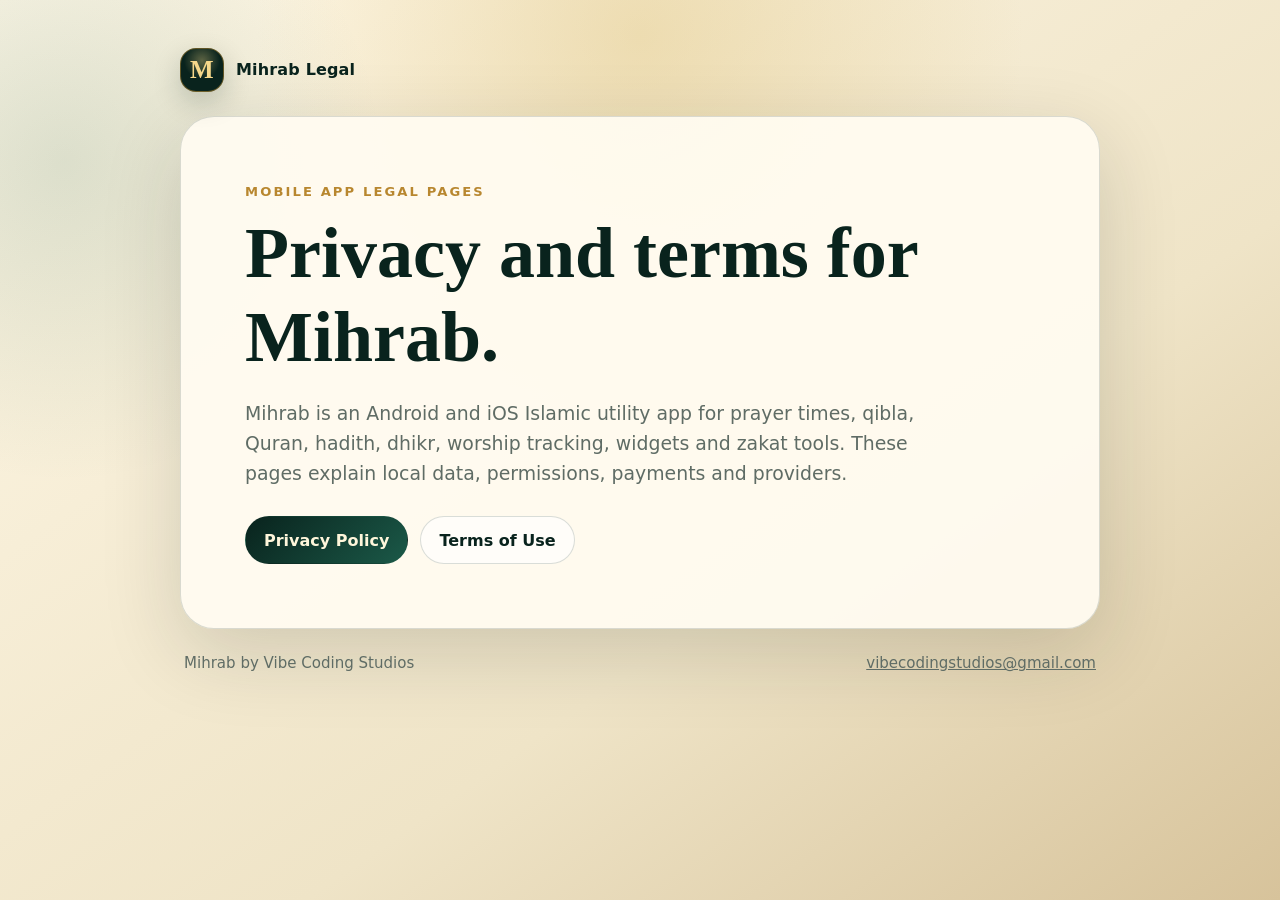
<file: index.html>
<!doctype html>
<html lang="en">
  <head>
    <meta charset="utf-8" />
    <meta name="viewport" content="width=device-width, initial-scale=1" />
    <meta
      name="description"
      content="Privacy Policy and Terms of Use for the Mihrab mobile application."
    />
    <title>Mihrab Legal</title>
    <link rel="stylesheet" href="./styles.css" />
  </head>
  <body>
    <main class="shell">
      <a class="brand" href="./">
        <span class="mark" aria-hidden="true">M</span>
        <span>Mihrab Legal</span>
      </a>

      <section class="card hero">
        <p class="eyebrow">Mobile app legal pages</p>
        <h1>Privacy and terms for Mihrab.</h1>
        <p class="lead">
          Mihrab is an Android and iOS Islamic utility app for prayer times,
          qibla, Quran, hadith, dhikr, worship tracking, widgets and zakat tools.
          These pages explain local data, permissions, payments and providers.
        </p>
        <div class="actions">
          <a class="button primary" href="./privacy/">Privacy Policy</a>
          <a class="button" href="./terms/">Terms of Use</a>
        </div>
      </section>

      <footer class="footer">
        <p>Mihrab by Vibe Coding Studios</p>
        <p><a href="mailto:vibecodingstudios@gmail.com">vibecodingstudios@gmail.com</a></p>
      </footer>
    </main>
  </body>
</html>
</file>
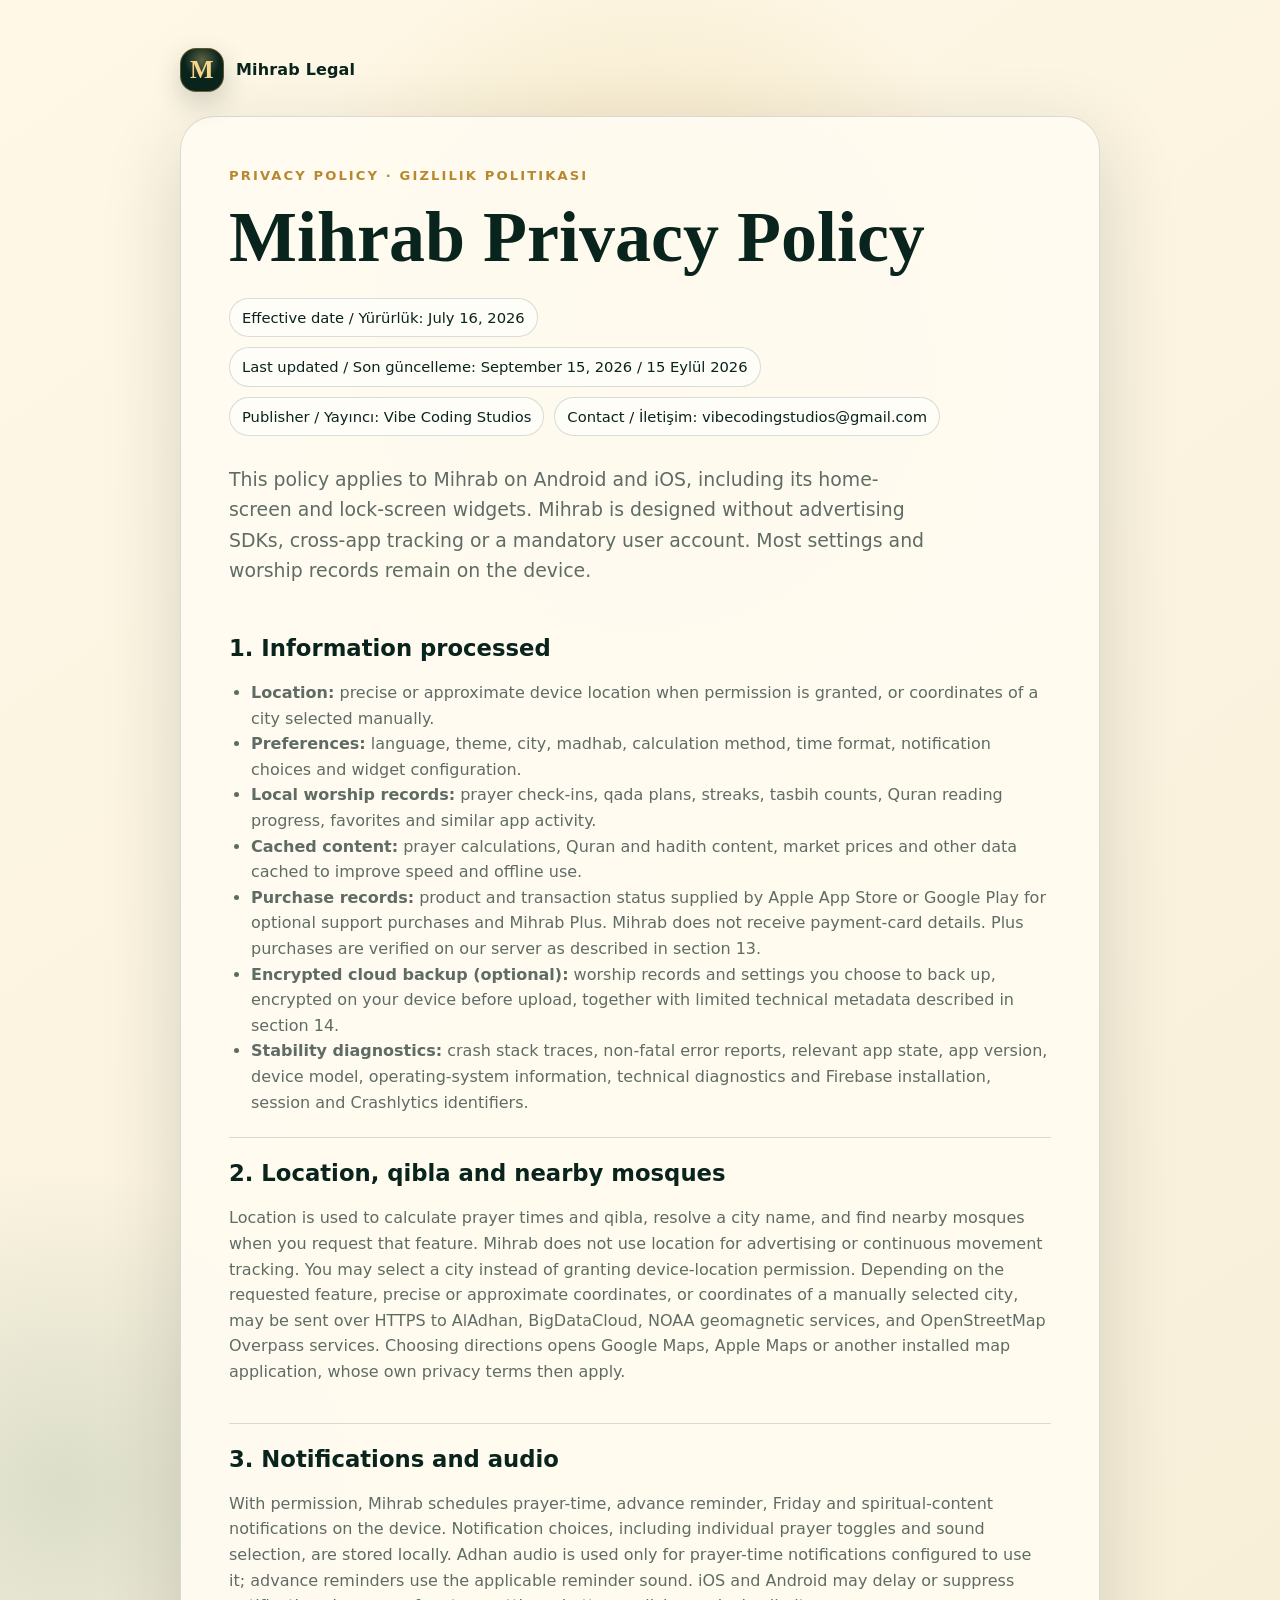
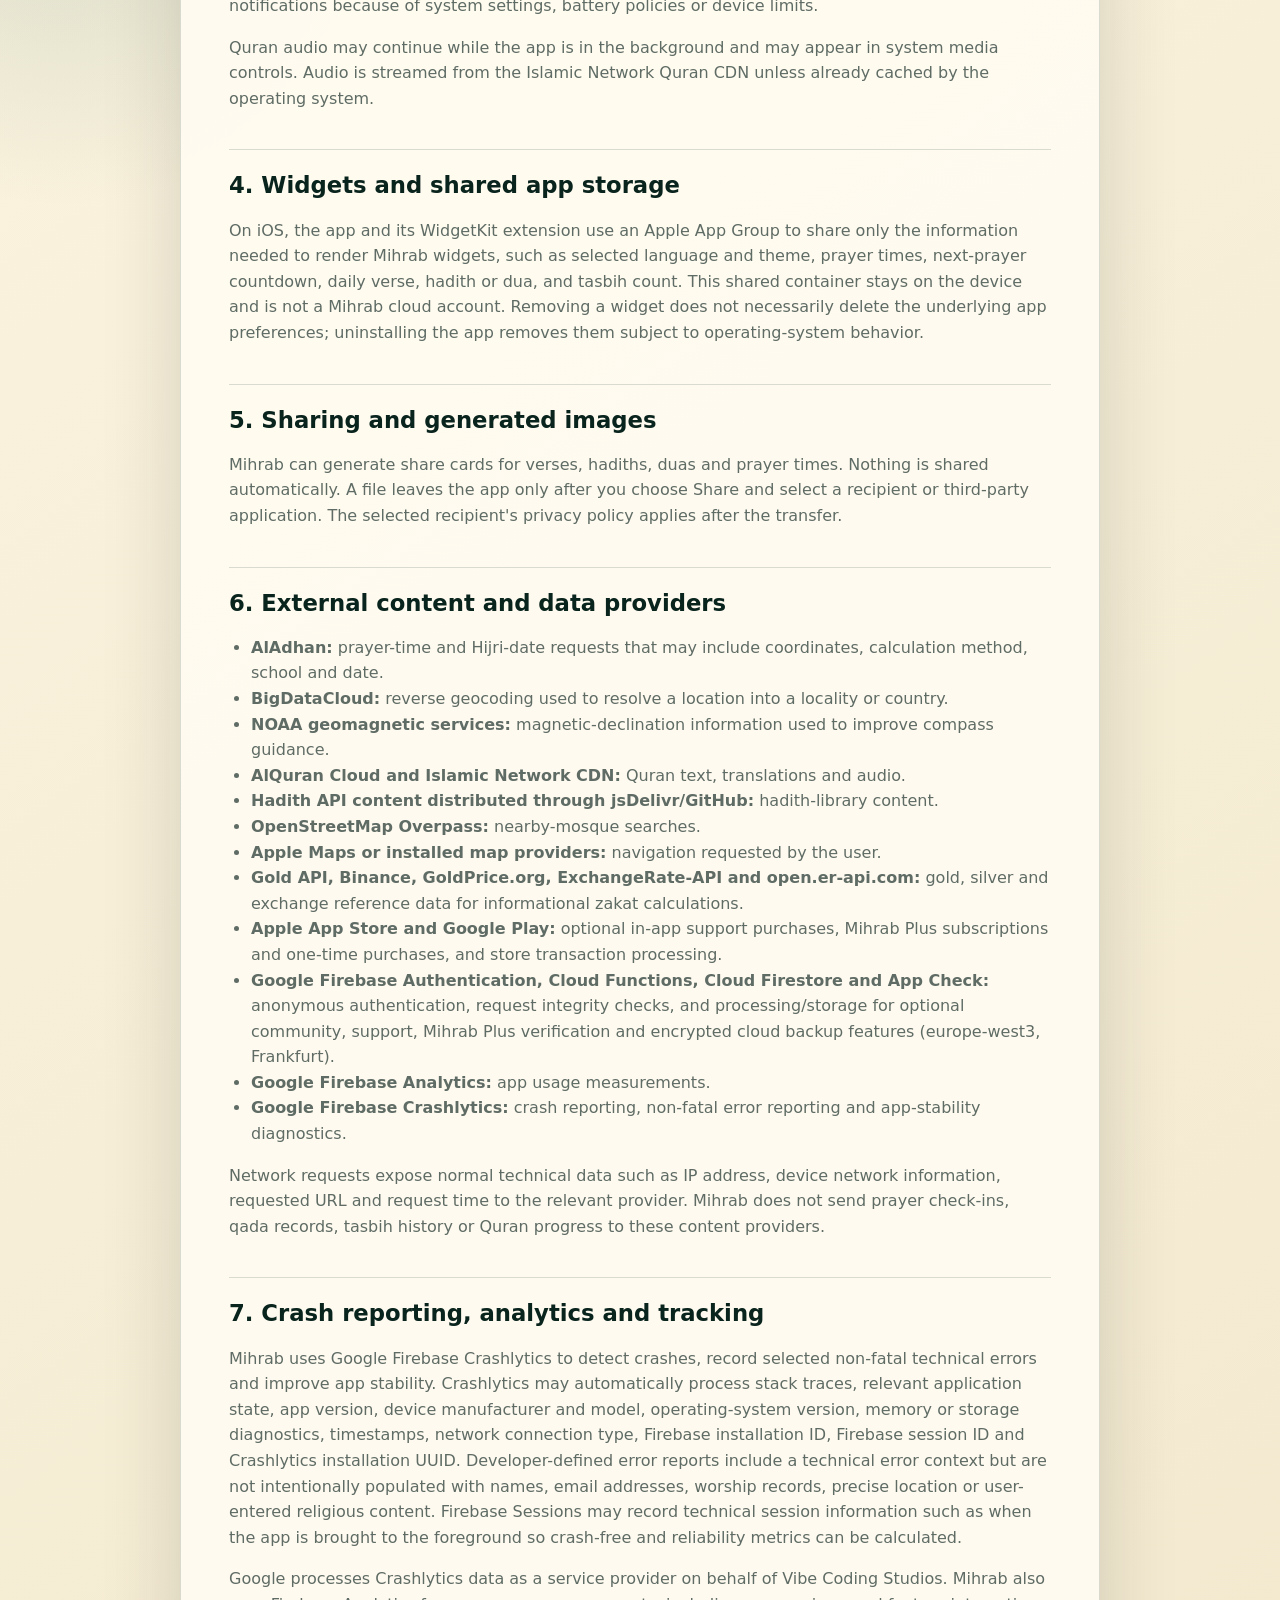
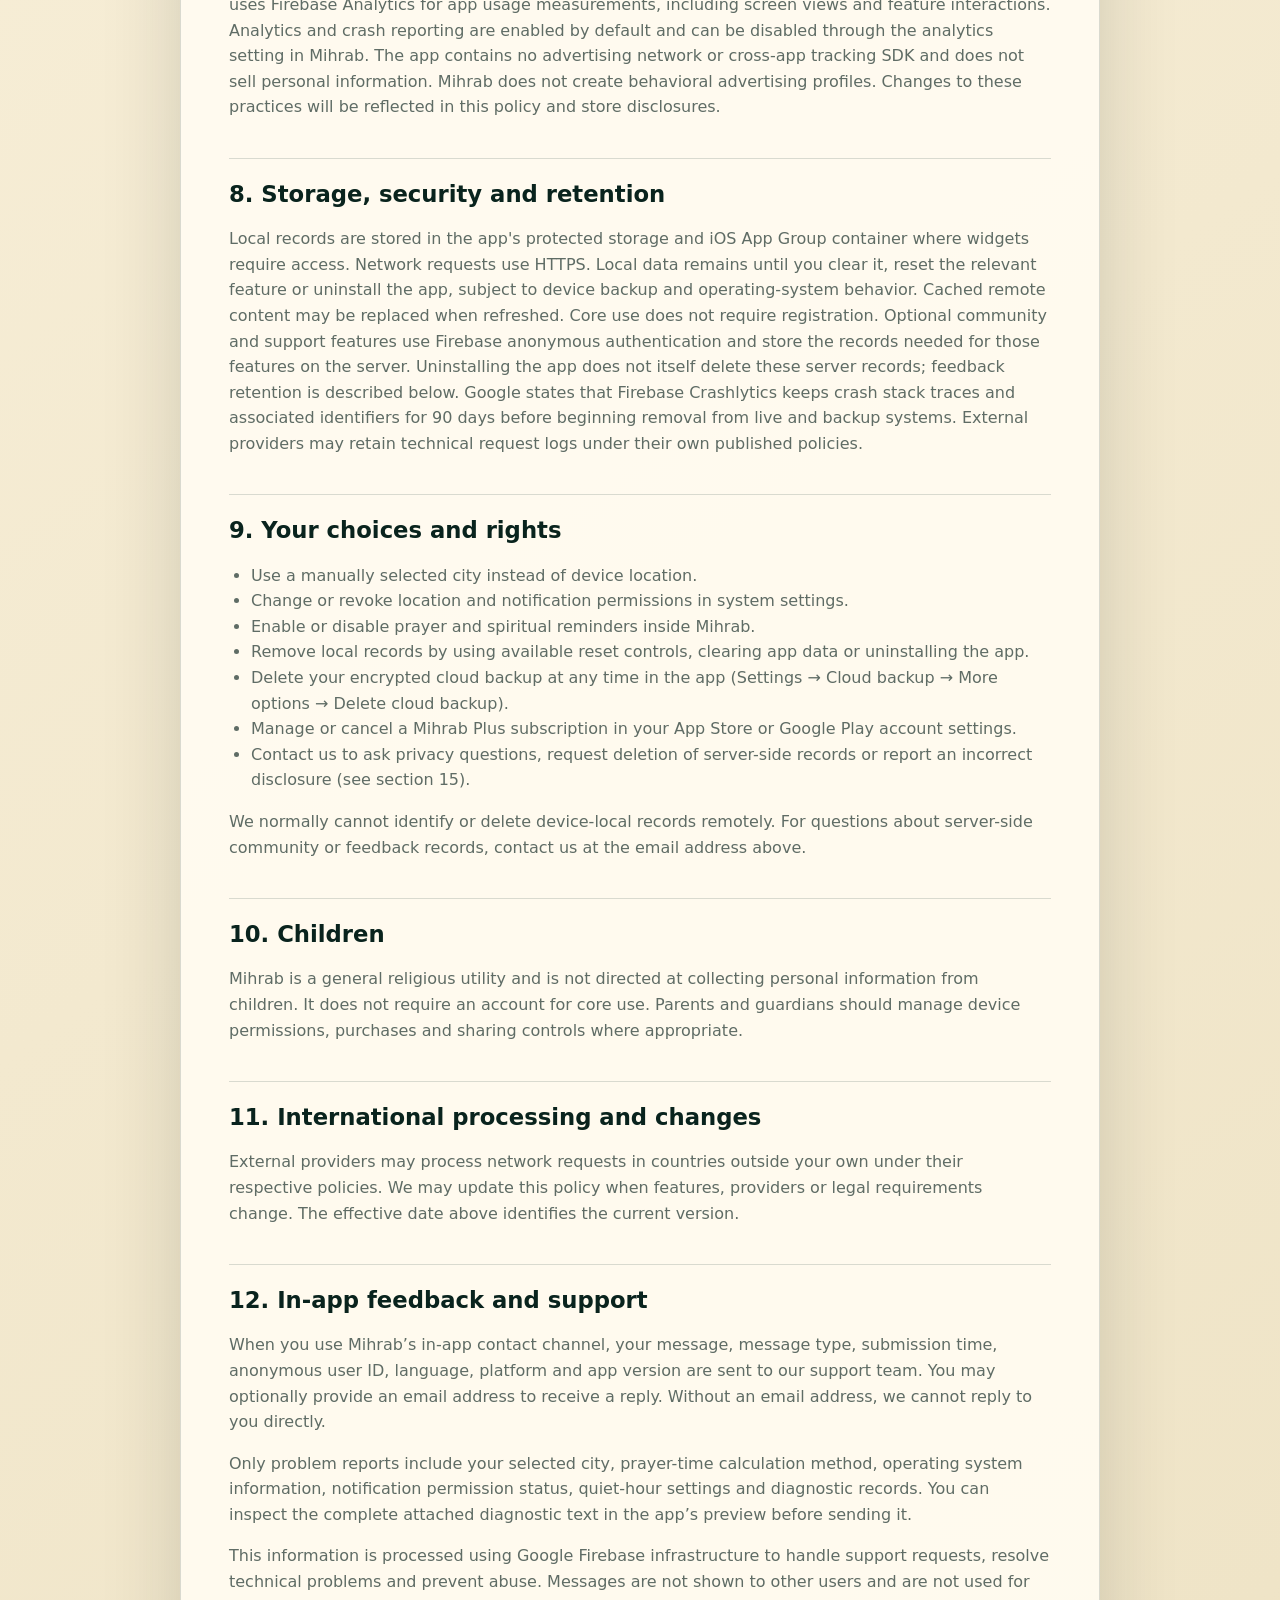
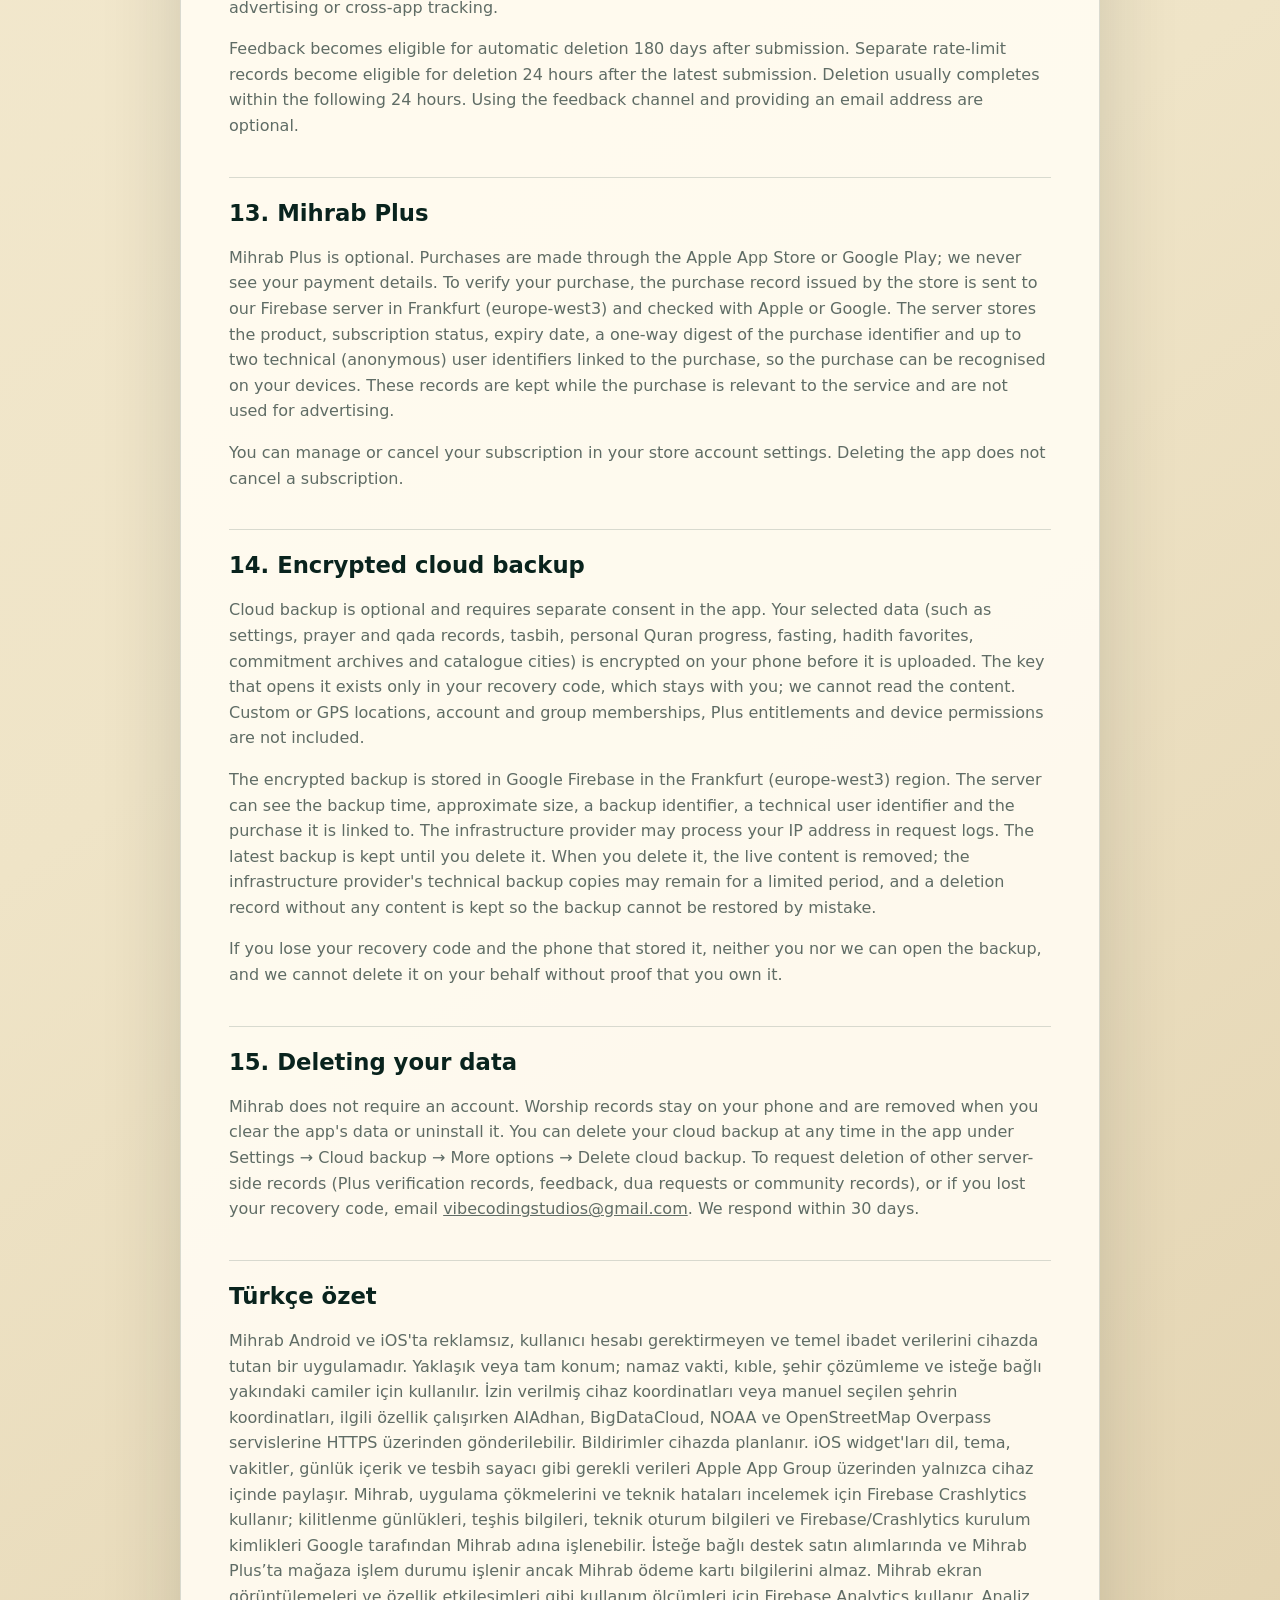
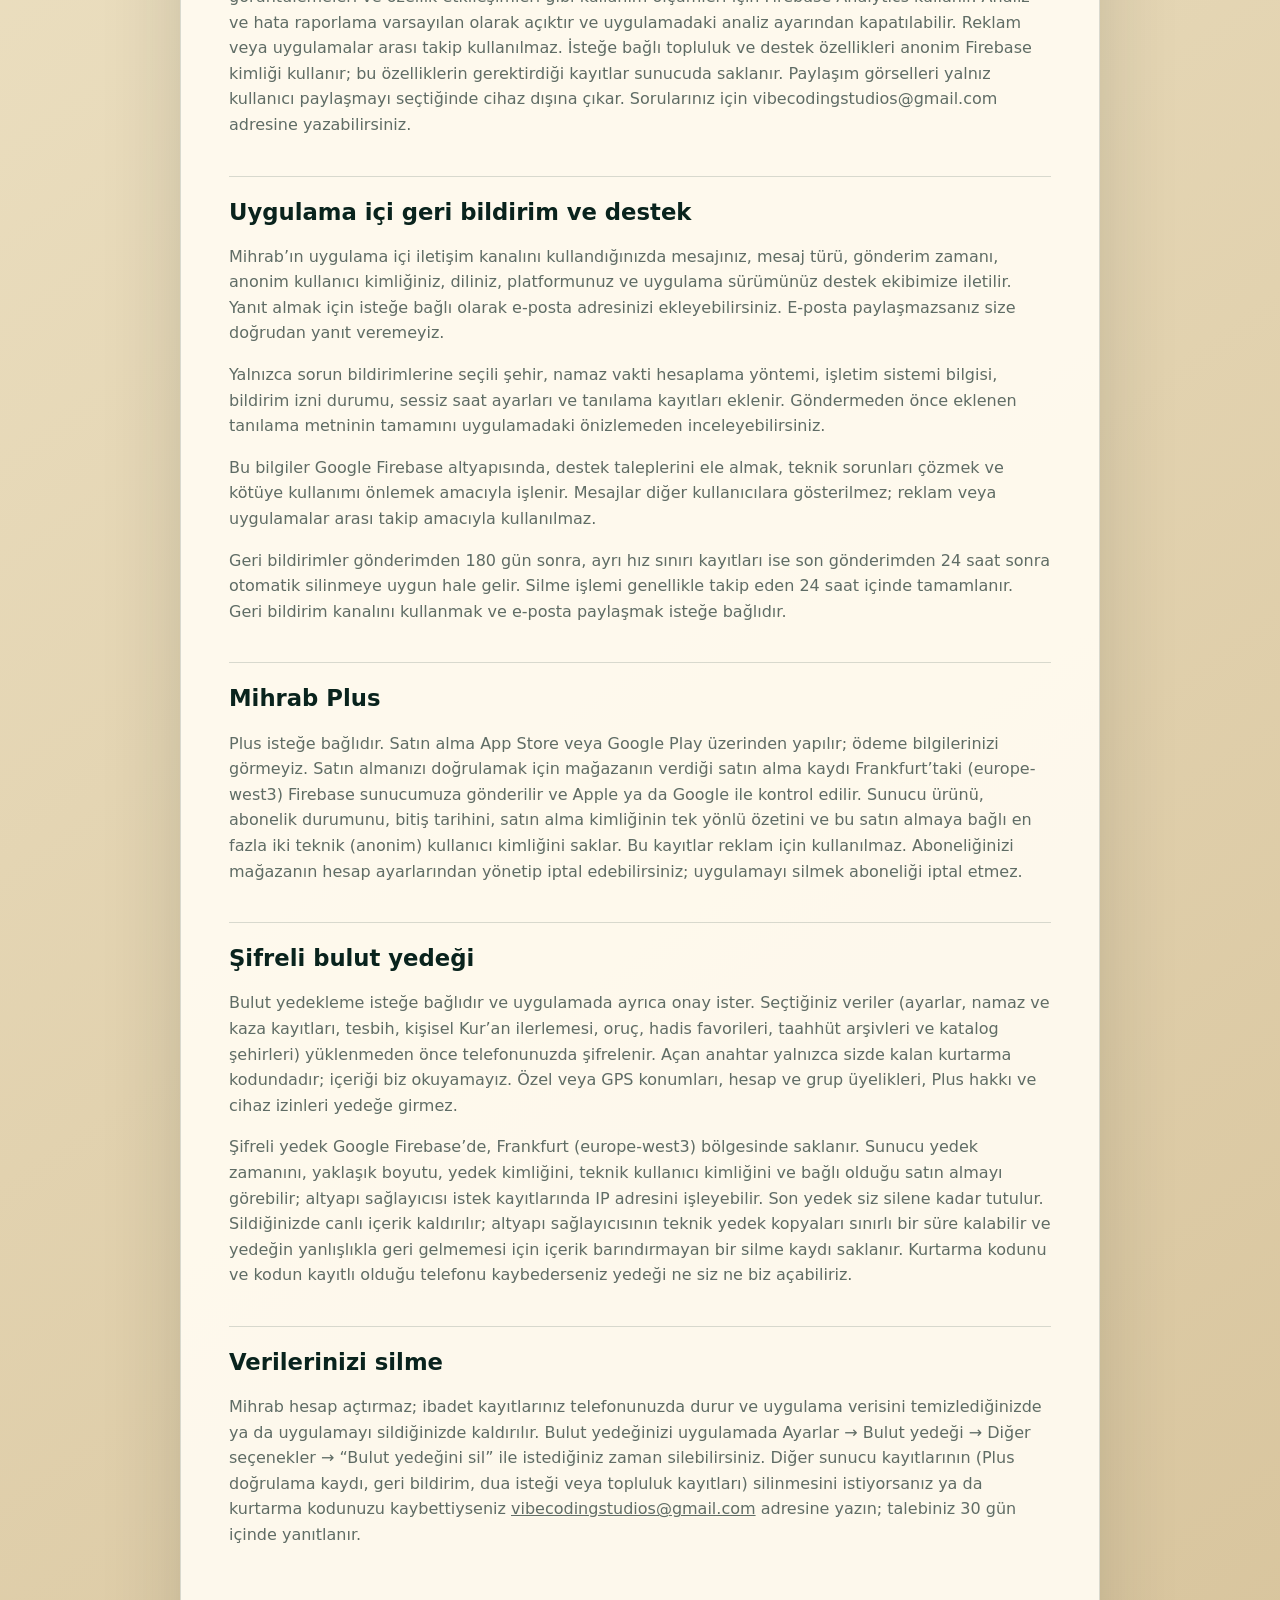
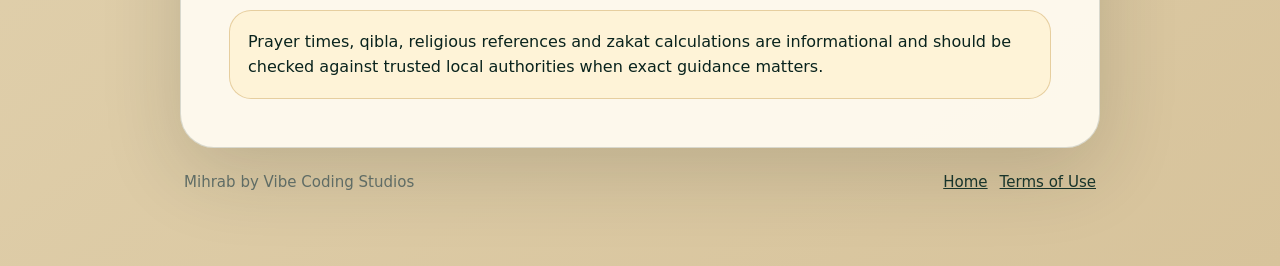
<file: privacy/index.html>
<!doctype html>
<html lang="en">
  <head>
    <meta charset="utf-8" />
    <meta name="viewport" content="width=device-width, initial-scale=1" />
    <meta name="description" content="Mihrab Privacy Policy for Android and iOS." />
    <title>Mihrab Privacy Policy</title>
    <link rel="stylesheet" href="../styles.css" />
  </head>
  <body>
    <main class="shell">
      <a class="brand" href="../"><span class="mark" aria-hidden="true">M</span><span>Mihrab Legal</span></a>

      <article class="card page">
        <p class="eyebrow">Privacy policy · Gizlilik politikası</p>
        <h1>Mihrab Privacy Policy</h1>
        <ul class="meta">
          <li>Effective date / Yürürlük: July 16, 2026</li>
          <li>Last updated / Son güncelleme: September 15, 2026 / 15 Eylül 2026</li>
          <li>Publisher / Yayıncı: Vibe Coding Studios</li>
          <li>Contact / İletişim: vibecodingstudios@gmail.com</li>
        </ul>

        <p class="lead">
          This policy applies to Mihrab on Android and iOS, including its home-screen and lock-screen widgets. Mihrab is designed without advertising SDKs, cross-app tracking or a mandatory user account. Most settings and worship records remain on the device.
        </p>

        <section class="section">
          <h2>1. Information processed</h2>
          <ul>
            <li><strong>Location:</strong> precise or approximate device location when permission is granted, or coordinates of a city selected manually.</li>
            <li><strong>Preferences:</strong> language, theme, city, madhab, calculation method, time format, notification choices and widget configuration.</li>
            <li><strong>Local worship records:</strong> prayer check-ins, qada plans, streaks, tasbih counts, Quran reading progress, favorites and similar app activity.</li>
            <li><strong>Cached content:</strong> prayer calculations, Quran and hadith content, market prices and other data cached to improve speed and offline use.</li>
            <li><strong>Purchase records:</strong> product and transaction status supplied by Apple App Store or Google Play for optional support purchases and Mihrab Plus. Mihrab does not receive payment-card details. Plus purchases are verified on our server as described in section 13.</li>
            <li><strong>Encrypted cloud backup (optional):</strong> worship records and settings you choose to back up, encrypted on your device before upload, together with limited technical metadata described in section 14.</li>
            <li><strong>Stability diagnostics:</strong> crash stack traces, non-fatal error reports, relevant app state, app version, device model, operating-system information, technical diagnostics and Firebase installation, session and Crashlytics identifiers.</li>
          </ul>
        </section>

        <section class="section">
          <h2>2. Location, qibla and nearby mosques</h2>
          <p>
            Location is used to calculate prayer times and qibla, resolve a city name, and find nearby mosques when you request that feature. Mihrab does not use location for advertising or continuous movement tracking. You may select a city instead of granting device-location permission. Depending on the requested feature, precise or approximate coordinates, or coordinates of a manually selected city, may be sent over HTTPS to AlAdhan, BigDataCloud, NOAA geomagnetic services, and OpenStreetMap Overpass services. Choosing directions opens Google Maps, Apple Maps or another installed map application, whose own privacy terms then apply.
          </p>
        </section>

        <section class="section">
          <h2>3. Notifications and audio</h2>
          <p>
            With permission, Mihrab schedules prayer-time, advance reminder, Friday and spiritual-content notifications on the device. Notification choices, including individual prayer toggles and sound selection, are stored locally. Adhan audio is used only for prayer-time notifications configured to use it; advance reminders use the applicable reminder sound. iOS and Android may delay or suppress notifications because of system settings, battery policies or device limits.
          </p>
          <p>
            Quran audio may continue while the app is in the background and may appear in system media controls. Audio is streamed from the Islamic Network Quran CDN unless already cached by the operating system.
          </p>
        </section>

        <section class="section">
          <h2>4. Widgets and shared app storage</h2>
          <p>
            On iOS, the app and its WidgetKit extension use an Apple App Group to share only the information needed to render Mihrab widgets, such as selected language and theme, prayer times, next-prayer countdown, daily verse, hadith or dua, and tasbih count. This shared container stays on the device and is not a Mihrab cloud account. Removing a widget does not necessarily delete the underlying app preferences; uninstalling the app removes them subject to operating-system behavior.
          </p>
        </section>

        <section class="section">
          <h2>5. Sharing and generated images</h2>
          <p>
            Mihrab can generate share cards for verses, hadiths, duas and prayer times. Nothing is shared automatically. A file leaves the app only after you choose Share and select a recipient or third-party application. The selected recipient's privacy policy applies after the transfer.
          </p>
        </section>

        <section class="section">
          <h2>6. External content and data providers</h2>
          <ul>
            <li><strong>AlAdhan:</strong> prayer-time and Hijri-date requests that may include coordinates, calculation method, school and date.</li>
            <li><strong>BigDataCloud:</strong> reverse geocoding used to resolve a location into a locality or country.</li>
            <li><strong>NOAA geomagnetic services:</strong> magnetic-declination information used to improve compass guidance.</li>
            <li><strong>AlQuran Cloud and Islamic Network CDN:</strong> Quran text, translations and audio.</li>
            <li><strong>Hadith API content distributed through jsDelivr/GitHub:</strong> hadith-library content.</li>
            <li><strong>OpenStreetMap Overpass:</strong> nearby-mosque searches.</li>
            <li><strong>Apple Maps or installed map providers:</strong> navigation requested by the user.</li>
            <li><strong>Gold API, Binance, GoldPrice.org, ExchangeRate-API and open.er-api.com:</strong> gold, silver and exchange reference data for informational zakat calculations.</li>
            <li><strong>Apple App Store and Google Play:</strong> optional in-app support purchases, Mihrab Plus subscriptions and one-time purchases, and store transaction processing.</li>
            <li><strong>Google Firebase Authentication, Cloud Functions, Cloud Firestore and App Check:</strong> anonymous authentication, request integrity checks, and processing/storage for optional community, support, Mihrab Plus verification and encrypted cloud backup features (europe-west3, Frankfurt).</li>
            <li><strong>Google Firebase Analytics:</strong> app usage measurements.</li>
            <li><strong>Google Firebase Crashlytics:</strong> crash reporting, non-fatal error reporting and app-stability diagnostics.</li>
          </ul>
          <p>
            Network requests expose normal technical data such as IP address, device network information, requested URL and request time to the relevant provider. Mihrab does not send prayer check-ins, qada records, tasbih history or Quran progress to these content providers.
          </p>
        </section>

        <section class="section">
          <h2>7. Crash reporting, analytics and tracking</h2>
          <p>
            Mihrab uses Google Firebase Crashlytics to detect crashes, record selected non-fatal technical errors and improve app stability. Crashlytics may automatically process stack traces, relevant application state, app version, device manufacturer and model, operating-system version, memory or storage diagnostics, timestamps, network connection type, Firebase installation ID, Firebase session ID and Crashlytics installation UUID. Developer-defined error reports include a technical error context but are not intentionally populated with names, email addresses, worship records, precise location or user-entered religious content. Firebase Sessions may record technical session information such as when the app is brought to the foreground so crash-free and reliability metrics can be calculated.
          </p>
          <p>
            Google processes Crashlytics data as a service provider on behalf of Vibe Coding Studios. Mihrab also uses Firebase Analytics for app usage measurements, including screen views and feature interactions. Analytics and crash reporting are enabled by default and can be disabled through the analytics setting in Mihrab. The app contains no advertising network or cross-app tracking SDK and does not sell personal information. Mihrab does not create behavioral advertising profiles. Changes to these practices will be reflected in this policy and store disclosures.
          </p>
        </section>

        <section class="section">
          <h2>8. Storage, security and retention</h2>
          <p>
            Local records are stored in the app's protected storage and iOS App Group container where widgets require access. Network requests use HTTPS. Local data remains until you clear it, reset the relevant feature or uninstall the app, subject to device backup and operating-system behavior. Cached remote content may be replaced when refreshed. Core use does not require registration. Optional community and support features use Firebase anonymous authentication and store the records needed for those features on the server. Uninstalling the app does not itself delete these server records; feedback retention is described below. Google states that Firebase Crashlytics keeps crash stack traces and associated identifiers for 90 days before beginning removal from live and backup systems. External providers may retain technical request logs under their own published policies.
          </p>
        </section>

        <section class="section">
          <h2>9. Your choices and rights</h2>
          <ul>
            <li>Use a manually selected city instead of device location.</li>
            <li>Change or revoke location and notification permissions in system settings.</li>
            <li>Enable or disable prayer and spiritual reminders inside Mihrab.</li>
            <li>Remove local records by using available reset controls, clearing app data or uninstalling the app.</li>
            <li>Delete your encrypted cloud backup at any time in the app (Settings → Cloud backup → More options → Delete cloud backup).</li>
            <li>Manage or cancel a Mihrab Plus subscription in your App Store or Google Play account settings.</li>
            <li>Contact us to ask privacy questions, request deletion of server-side records or report an incorrect disclosure (see section 15).</li>
          </ul>
          <p>We normally cannot identify or delete device-local records remotely. For questions about server-side community or feedback records, contact us at the email address above.</p>
        </section>

        <section class="section">
          <h2>10. Children</h2>
          <p>
            Mihrab is a general religious utility and is not directed at collecting personal information from children. It does not require an account for core use. Parents and guardians should manage device permissions, purchases and sharing controls where appropriate.
          </p>
        </section>

        <section class="section">
          <h2>11. International processing and changes</h2>
          <p>
            External providers may process network requests in countries outside your own under their respective policies. We may update this policy when features, providers or legal requirements change. The effective date above identifies the current version.
          </p>
        </section>


        <section class="section" lang="en" id="feedback-en">
          <h2>12. In-app feedback and support</h2>
          <p>When you use Mihrab’s in-app contact channel, your message, message type, submission time, anonymous user ID, language, platform and app version are sent to our support team. You may optionally provide an email address to receive a reply. Without an email address, we cannot reply to you directly.</p>
          <p>Only problem reports include your selected city, prayer-time calculation method, operating system information, notification permission status, quiet-hour settings and diagnostic records. You can inspect the complete attached diagnostic text in the app’s preview before sending it.</p>
          <p>This information is processed using Google Firebase infrastructure to handle support requests, resolve technical problems and prevent abuse. Messages are not shown to other users and are not used for advertising or cross-app tracking.</p>
          <p>Feedback becomes eligible for automatic deletion 180 days after submission. Separate rate-limit records become eligible for deletion 24 hours after the latest submission. Deletion usually completes within the following 24 hours. Using the feedback channel and providing an email address are optional.</p>
        </section>

        <section class="section" lang="en" id="plus-en">
          <h2>13. Mihrab Plus</h2>
          <p>Mihrab Plus is optional. Purchases are made through the Apple App Store or Google Play; we never see your payment details. To verify your purchase, the purchase record issued by the store is sent to our Firebase server in Frankfurt (europe-west3) and checked with Apple or Google. The server stores the product, subscription status, expiry date, a one-way digest of the purchase identifier and up to two technical (anonymous) user identifiers linked to the purchase, so the purchase can be recognised on your devices. These records are kept while the purchase is relevant to the service and are not used for advertising.</p>
          <p>You can manage or cancel your subscription in your store account settings. Deleting the app does not cancel a subscription.</p>
        </section>

        <section class="section" lang="en" id="cloud-backup-en">
          <h2>14. Encrypted cloud backup</h2>
          <p>Cloud backup is optional and requires separate consent in the app. Your selected data (such as settings, prayer and qada records, tasbih, personal Quran progress, fasting, hadith favorites, commitment archives and catalogue cities) is encrypted on your phone before it is uploaded. The key that opens it exists only in your recovery code, which stays with you; we cannot read the content. Custom or GPS locations, account and group memberships, Plus entitlements and device permissions are not included.</p>
          <p>The encrypted backup is stored in Google Firebase in the Frankfurt (europe-west3) region. The server can see the backup time, approximate size, a backup identifier, a technical user identifier and the purchase it is linked to. The infrastructure provider may process your IP address in request logs. The latest backup is kept until you delete it. When you delete it, the live content is removed; the infrastructure provider's technical backup copies may remain for a limited period, and a deletion record without any content is kept so the backup cannot be restored by mistake.</p>
          <p>If you lose your recovery code and the phone that stored it, neither you nor we can open the backup, and we cannot delete it on your behalf without proof that you own it.</p>
        </section>

        <section class="section" lang="en" id="data-deletion-en">
          <h2>15. Deleting your data</h2>
          <p>Mihrab does not require an account. Worship records stay on your phone and are removed when you clear the app's data or uninstall it. You can delete your cloud backup at any time in the app under Settings → Cloud backup → More options → Delete cloud backup. To request deletion of other server-side records (Plus verification records, feedback, dua requests or community records), or if you lost your recovery code, email <a href="mailto:vibecodingstudios@gmail.com">vibecodingstudios@gmail.com</a>. We respond within 30 days.</p>
        </section>

        <section class="section" lang="tr">
          <h2>Türkçe özet</h2>
          <p>
            Mihrab Android ve iOS'ta reklamsız, kullanıcı hesabı gerektirmeyen ve temel ibadet verilerini cihazda tutan bir uygulamadır. Yaklaşık veya tam konum; namaz vakti, kıble, şehir çözümleme ve isteğe bağlı yakındaki camiler için kullanılır. İzin verilmiş cihaz koordinatları veya manuel seçilen şehrin koordinatları, ilgili özellik çalışırken AlAdhan, BigDataCloud, NOAA ve OpenStreetMap Overpass servislerine HTTPS üzerinden gönderilebilir. Bildirimler cihazda planlanır. iOS widget'ları dil, tema, vakitler, günlük içerik ve tesbih sayacı gibi gerekli verileri Apple App Group üzerinden yalnızca cihaz içinde paylaşır. Mihrab, uygulama çökmelerini ve teknik hataları incelemek için Firebase Crashlytics kullanır; kilitlenme günlükleri, teşhis bilgileri, teknik oturum bilgileri ve Firebase/Crashlytics kurulum kimlikleri Google tarafından Mihrab adına işlenebilir. İsteğe bağlı destek satın alımlarında ve Mihrab Plus’ta mağaza işlem durumu işlenir ancak Mihrab ödeme kartı bilgilerini almaz. Mihrab ekran görüntülemeleri ve özellik etkileşimleri gibi kullanım ölçümleri için Firebase Analytics kullanır. Analiz ve hata raporlama varsayılan olarak açıktır ve uygulamadaki analiz ayarından kapatılabilir. Reklam veya uygulamalar arası takip kullanılmaz. İsteğe bağlı topluluk ve destek özellikleri anonim Firebase kimliği kullanır; bu özelliklerin gerektirdiği kayıtlar sunucuda saklanır. Paylaşım görselleri yalnız kullanıcı paylaşmayı seçtiğinde cihaz dışına çıkar. Sorularınız için vibecodingstudios@gmail.com adresine yazabilirsiniz.
          </p>
        </section>


        <section class="section" lang="tr" id="feedback-tr">
          <h2>Uygulama içi geri bildirim ve destek</h2>
          <p>Mihrab’ın uygulama içi iletişim kanalını kullandığınızda mesajınız, mesaj türü, gönderim zamanı, anonim kullanıcı kimliğiniz, diliniz, platformunuz ve uygulama sürümünüz destek ekibimize iletilir. Yanıt almak için isteğe bağlı olarak e-posta adresinizi ekleyebilirsiniz. E-posta paylaşmazsanız size doğrudan yanıt veremeyiz.</p>
          <p>Yalnızca sorun bildirimlerine seçili şehir, namaz vakti hesaplama yöntemi, işletim sistemi bilgisi, bildirim izni durumu, sessiz saat ayarları ve tanılama kayıtları eklenir. Göndermeden önce eklenen tanılama metninin tamamını uygulamadaki önizlemeden inceleyebilirsiniz.</p>
          <p>Bu bilgiler Google Firebase altyapısında, destek taleplerini ele almak, teknik sorunları çözmek ve kötüye kullanımı önlemek amacıyla işlenir. Mesajlar diğer kullanıcılara gösterilmez; reklam veya uygulamalar arası takip amacıyla kullanılmaz.</p>
          <p>Geri bildirimler gönderimden 180 gün sonra, ayrı hız sınırı kayıtları ise son gönderimden 24 saat sonra otomatik silinmeye uygun hale gelir. Silme işlemi genellikle takip eden 24 saat içinde tamamlanır. Geri bildirim kanalını kullanmak ve e-posta paylaşmak isteğe bağlıdır.</p>
        </section>

        <section class="section" lang="tr" id="plus-tr">
          <h2>Mihrab Plus</h2>
          <p>Plus isteğe bağlıdır. Satın alma App Store veya Google Play üzerinden yapılır; ödeme bilgilerinizi görmeyiz. Satın almanızı doğrulamak için mağazanın verdiği satın alma kaydı Frankfurt’taki (europe-west3) Firebase sunucumuza gönderilir ve Apple ya da Google ile kontrol edilir. Sunucu ürünü, abonelik durumunu, bitiş tarihini, satın alma kimliğinin tek yönlü özetini ve bu satın almaya bağlı en fazla iki teknik (anonim) kullanıcı kimliğini saklar. Bu kayıtlar reklam için kullanılmaz. Aboneliğinizi mağazanın hesap ayarlarından yönetip iptal edebilirsiniz; uygulamayı silmek aboneliği iptal etmez.</p>
        </section>

        <section class="section" lang="tr" id="cloud-backup-tr">
          <h2>Şifreli bulut yedeği</h2>
          <p>Bulut yedekleme isteğe bağlıdır ve uygulamada ayrıca onay ister. Seçtiğiniz veriler (ayarlar, namaz ve kaza kayıtları, tesbih, kişisel Kur’an ilerlemesi, oruç, hadis favorileri, taahhüt arşivleri ve katalog şehirleri) yüklenmeden önce telefonunuzda şifrelenir. Açan anahtar yalnızca sizde kalan kurtarma kodundadır; içeriği biz okuyamayız. Özel veya GPS konumları, hesap ve grup üyelikleri, Plus hakkı ve cihaz izinleri yedeğe girmez.</p>
          <p>Şifreli yedek Google Firebase’de, Frankfurt (europe-west3) bölgesinde saklanır. Sunucu yedek zamanını, yaklaşık boyutu, yedek kimliğini, teknik kullanıcı kimliğini ve bağlı olduğu satın almayı görebilir; altyapı sağlayıcısı istek kayıtlarında IP adresini işleyebilir. Son yedek siz silene kadar tutulur. Sildiğinizde canlı içerik kaldırılır; altyapı sağlayıcısının teknik yedek kopyaları sınırlı bir süre kalabilir ve yedeğin yanlışlıkla geri gelmemesi için içerik barındırmayan bir silme kaydı saklanır. Kurtarma kodunu ve kodun kayıtlı olduğu telefonu kaybederseniz yedeği ne siz ne biz açabiliriz.</p>
        </section>

        <section class="section" lang="tr" id="data-deletion-tr">
          <h2>Verilerinizi silme</h2>
          <p>Mihrab hesap açtırmaz; ibadet kayıtlarınız telefonunuzda durur ve uygulama verisini temizlediğinizde ya da uygulamayı sildiğinizde kaldırılır. Bulut yedeğinizi uygulamada Ayarlar → Bulut yedeği → Diğer seçenekler → “Bulut yedeğini sil” ile istediğiniz zaman silebilirsiniz. Diğer sunucu kayıtlarının (Plus doğrulama kaydı, geri bildirim, dua isteği veya topluluk kayıtları) silinmesini istiyorsanız ya da kurtarma kodunuzu kaybettiyseniz <a href="mailto:vibecodingstudios@gmail.com">vibecodingstudios@gmail.com</a> adresine yazın; talebiniz 30 gün içinde yanıtlanır.</p>
        </section>

        <p class="note">Prayer times, qibla, religious references and zakat calculations are informational and should be checked against trusted local authorities when exact guidance matters.</p>
      </article>

      <footer class="footer"><p>Mihrab by Vibe Coding Studios</p><div class="legal-links"><a href="../">Home</a><a href="../terms/">Terms of Use</a></div></footer>
    </main>
  </body>
</html>
</file>
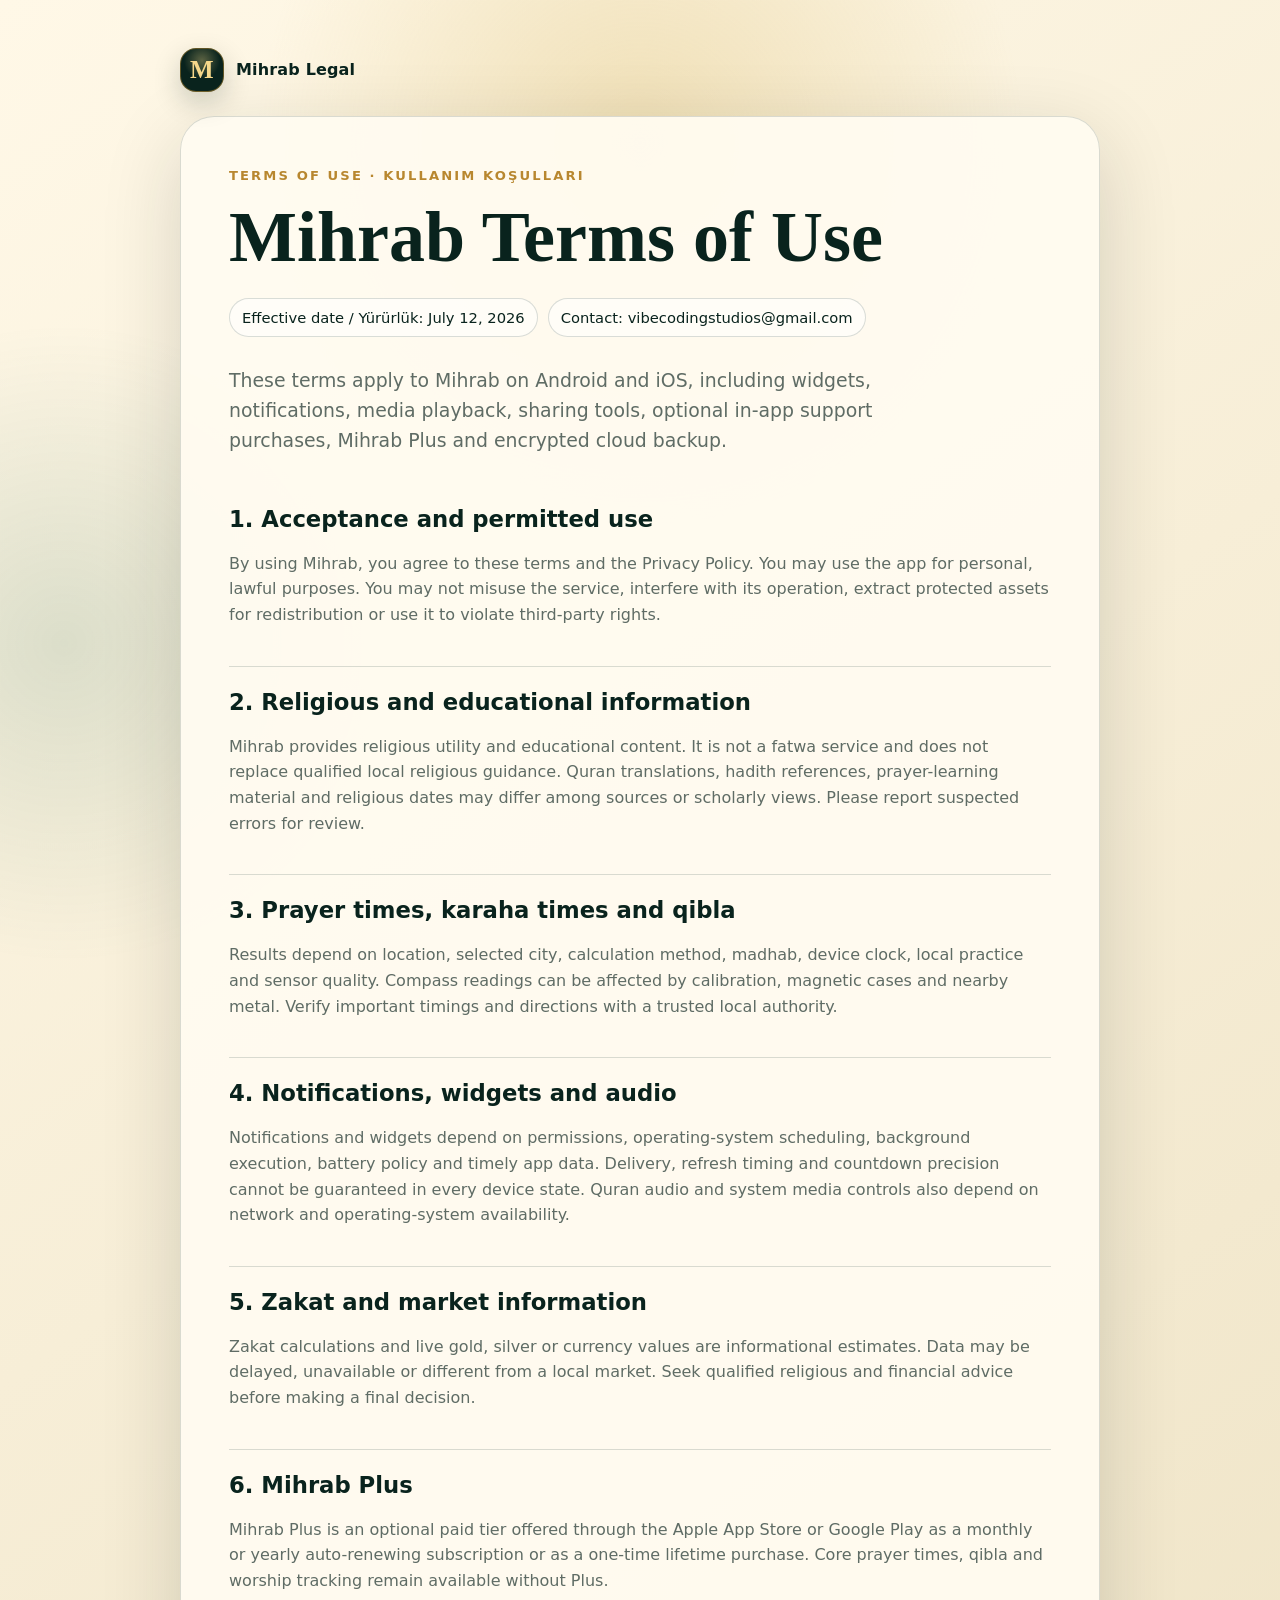
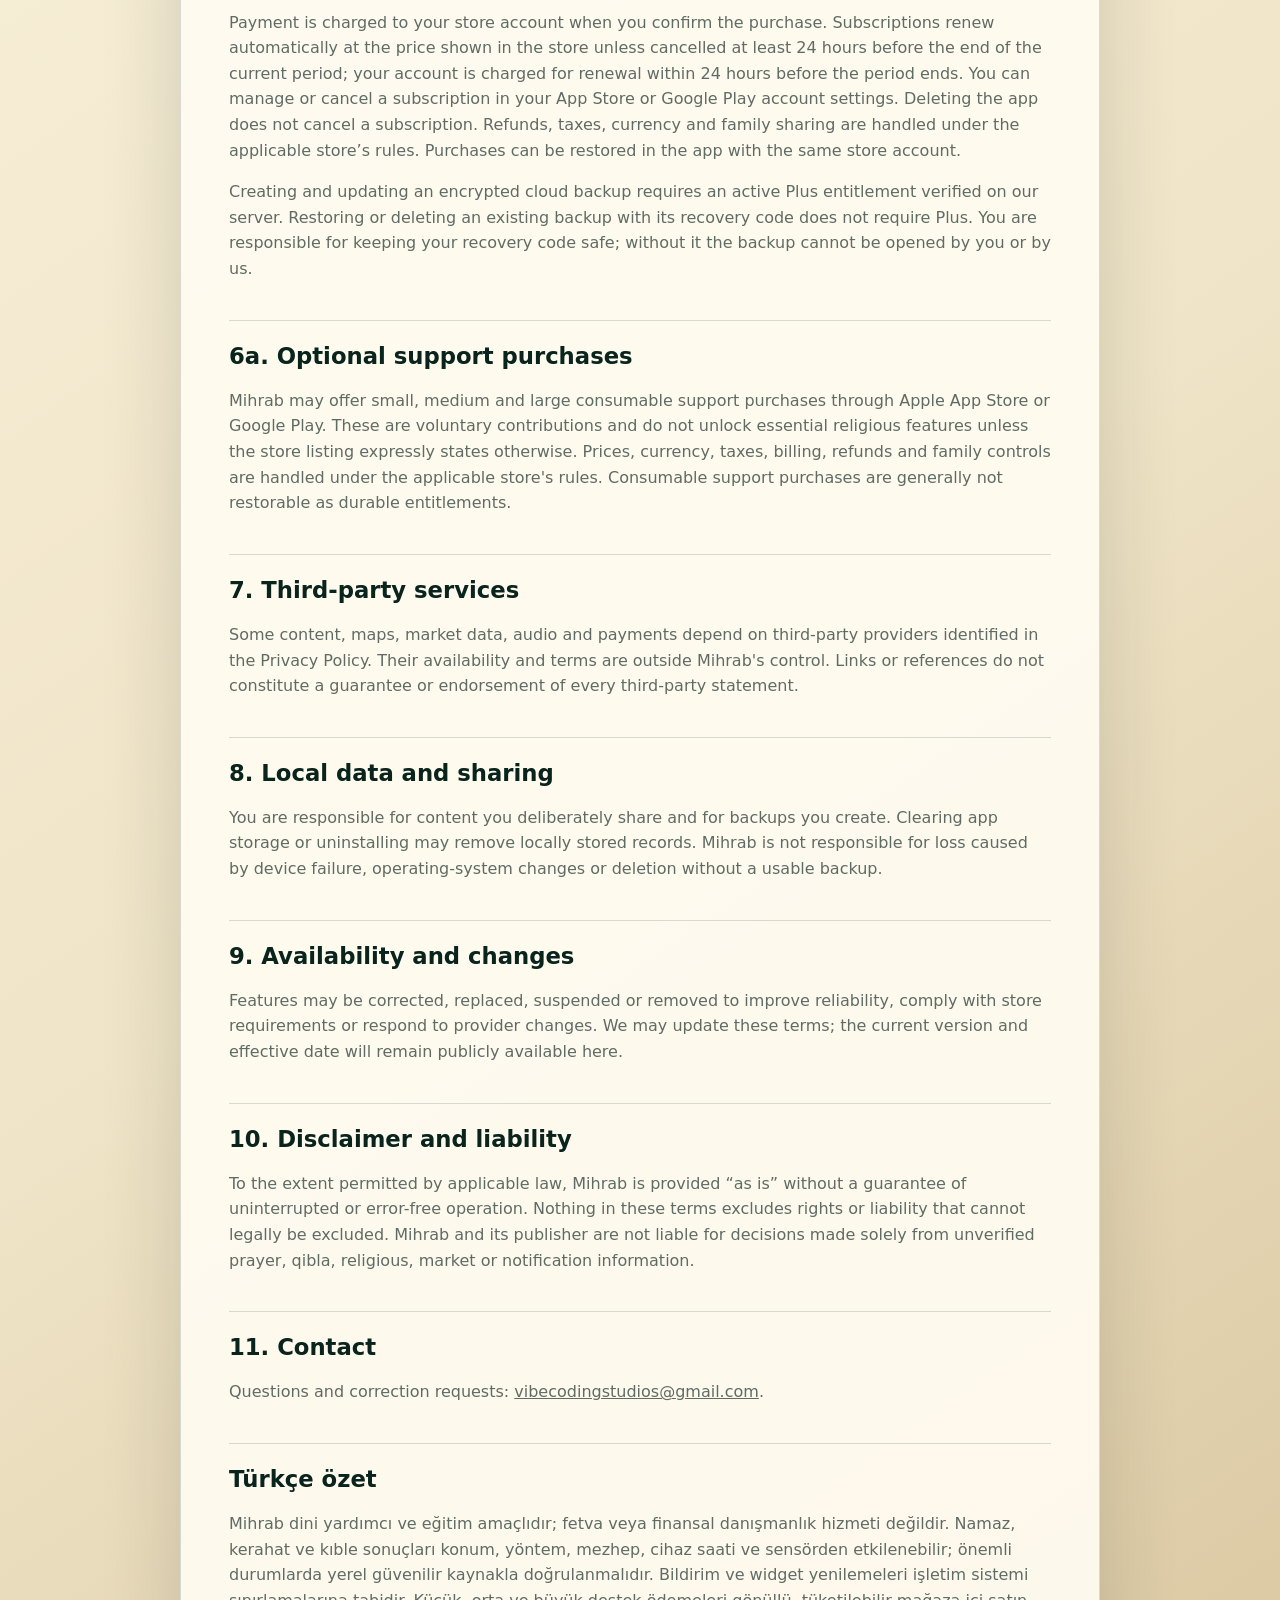
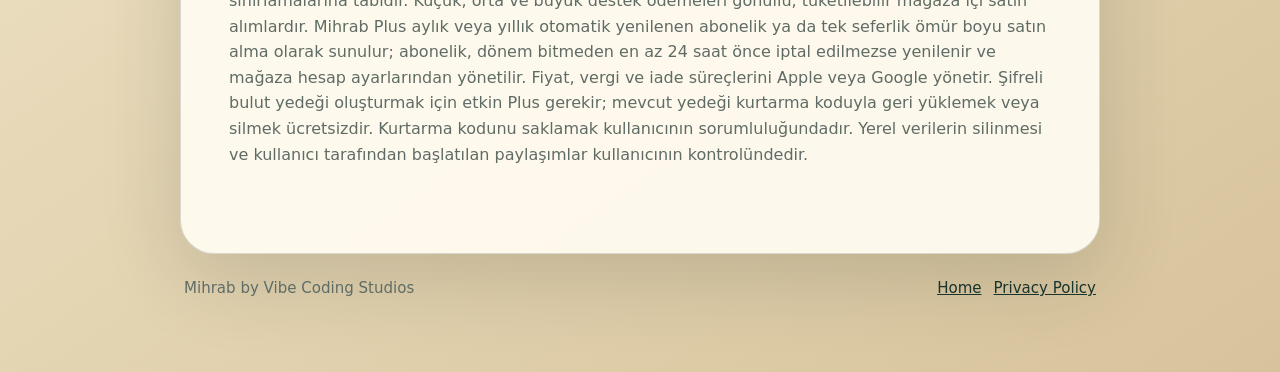
<file: terms/index.html>
<!doctype html>
<html lang="en">
  <head>
    <meta charset="utf-8" />
    <meta name="viewport" content="width=device-width, initial-scale=1" />
    <meta name="description" content="Terms of Use for the Mihrab Android and iOS application." />
    <title>Mihrab Terms of Use</title>
    <link rel="stylesheet" href="../styles.css" />
  </head>
  <body>
    <main class="shell">
      <a class="brand" href="../"><span class="mark" aria-hidden="true">M</span><span>Mihrab Legal</span></a>
      <article class="card page">
        <p class="eyebrow">Terms of use · Kullanım koşulları</p>
        <h1>Mihrab Terms of Use</h1>
        <ul class="meta"><li>Effective date / Yürürlük: July 12, 2026</li><li>Contact: vibecodingstudios@gmail.com</li></ul>
        <p class="lead">These terms apply to Mihrab on Android and iOS, including widgets, notifications, media playback, sharing tools, optional in-app support purchases, Mihrab Plus and encrypted cloud backup.</p>

        <section class="section"><h2>1. Acceptance and permitted use</h2><p>By using Mihrab, you agree to these terms and the Privacy Policy. You may use the app for personal, lawful purposes. You may not misuse the service, interfere with its operation, extract protected assets for redistribution or use it to violate third-party rights.</p></section>
        <section class="section"><h2>2. Religious and educational information</h2><p>Mihrab provides religious utility and educational content. It is not a fatwa service and does not replace qualified local religious guidance. Quran translations, hadith references, prayer-learning material and religious dates may differ among sources or scholarly views. Please report suspected errors for review.</p></section>
        <section class="section"><h2>3. Prayer times, karaha times and qibla</h2><p>Results depend on location, selected city, calculation method, madhab, device clock, local practice and sensor quality. Compass readings can be affected by calibration, magnetic cases and nearby metal. Verify important timings and directions with a trusted local authority.</p></section>
        <section class="section"><h2>4. Notifications, widgets and audio</h2><p>Notifications and widgets depend on permissions, operating-system scheduling, background execution, battery policy and timely app data. Delivery, refresh timing and countdown precision cannot be guaranteed in every device state. Quran audio and system media controls also depend on network and operating-system availability.</p></section>
        <section class="section"><h2>5. Zakat and market information</h2><p>Zakat calculations and live gold, silver or currency values are informational estimates. Data may be delayed, unavailable or different from a local market. Seek qualified religious and financial advice before making a final decision.</p></section>
        <section class="section" id="plus"><h2>6. Mihrab Plus</h2><p>Mihrab Plus is an optional paid tier offered through the Apple App Store or Google Play as a monthly or yearly auto-renewing subscription or as a one-time lifetime purchase. Core prayer times, qibla and worship tracking remain available without Plus.</p><p>Payment is charged to your store account when you confirm the purchase. Subscriptions renew automatically at the price shown in the store unless cancelled at least 24 hours before the end of the current period; your account is charged for renewal within 24 hours before the period ends. You can manage or cancel a subscription in your App Store or Google Play account settings. Deleting the app does not cancel a subscription. Refunds, taxes, currency and family sharing are handled under the applicable store’s rules. Purchases can be restored in the app with the same store account.</p><p>Creating and updating an encrypted cloud backup requires an active Plus entitlement verified on our server. Restoring or deleting an existing backup with its recovery code does not require Plus. You are responsible for keeping your recovery code safe; without it the backup cannot be opened by you or by us.</p></section>
        <section class="section"><h2>6a. Optional support purchases</h2><p>Mihrab may offer small, medium and large consumable support purchases through Apple App Store or Google Play. These are voluntary contributions and do not unlock essential religious features unless the store listing expressly states otherwise. Prices, currency, taxes, billing, refunds and family controls are handled under the applicable store's rules. Consumable support purchases are generally not restorable as durable entitlements.</p></section>
        <section class="section"><h2>7. Third-party services</h2><p>Some content, maps, market data, audio and payments depend on third-party providers identified in the Privacy Policy. Their availability and terms are outside Mihrab's control. Links or references do not constitute a guarantee or endorsement of every third-party statement.</p></section>
        <section class="section"><h2>8. Local data and sharing</h2><p>You are responsible for content you deliberately share and for backups you create. Clearing app storage or uninstalling may remove locally stored records. Mihrab is not responsible for loss caused by device failure, operating-system changes or deletion without a usable backup.</p></section>
        <section class="section"><h2>9. Availability and changes</h2><p>Features may be corrected, replaced, suspended or removed to improve reliability, comply with store requirements or respond to provider changes. We may update these terms; the current version and effective date will remain publicly available here.</p></section>
        <section class="section"><h2>10. Disclaimer and liability</h2><p>To the extent permitted by applicable law, Mihrab is provided “as is” without a guarantee of uninterrupted or error-free operation. Nothing in these terms excludes rights or liability that cannot legally be excluded. Mihrab and its publisher are not liable for decisions made solely from unverified prayer, qibla, religious, market or notification information.</p></section>
        <section class="section"><h2>11. Contact</h2><p>Questions and correction requests: <a href="mailto:vibecodingstudios@gmail.com">vibecodingstudios@gmail.com</a>.</p></section>

        <section class="section" lang="tr"><h2>Türkçe özet</h2><p>Mihrab dini yardımcı ve eğitim amaçlıdır; fetva veya finansal danışmanlık hizmeti değildir. Namaz, kerahat ve kıble sonuçları konum, yöntem, mezhep, cihaz saati ve sensörden etkilenebilir; önemli durumlarda yerel güvenilir kaynakla doğrulanmalıdır. Bildirim ve widget yenilemeleri işletim sistemi sınırlamalarına tabidir. Küçük, orta ve büyük destek ödemeleri gönüllü, tüketilebilir mağaza içi satın alımlardır. Mihrab Plus aylık veya yıllık otomatik yenilenen abonelik ya da tek seferlik ömür boyu satın alma olarak sunulur; abonelik, dönem bitmeden en az 24 saat önce iptal edilmezse yenilenir ve mağaza hesap ayarlarından yönetilir. Fiyat, vergi ve iade süreçlerini Apple veya Google yönetir. Şifreli bulut yedeği oluşturmak için etkin Plus gerekir; mevcut yedeği kurtarma koduyla geri yüklemek veya silmek ücretsizdir. Kurtarma kodunu saklamak kullanıcının sorumluluğundadır. Yerel verilerin silinmesi ve kullanıcı tarafından başlatılan paylaşımlar kullanıcının kontrolündedir.</p></section>
      </article>
      <footer class="footer"><p>Mihrab by Vibe Coding Studios</p><div class="legal-links"><a href="../">Home</a><a href="../privacy/">Privacy Policy</a></div></footer>
    </main>
  </body>
</html>
</file>
<file: styles.css>
:root {
  color-scheme: light dark;
  --bg: #f5f0e4;
  --paper: rgba(255, 251, 241, 0.94);
  --ink: #18342b;
  --muted: #5f6c65;
  --line: rgba(24, 52, 43, 0.16);
  --gold: #b8872f;
  --deep: #09231d;
  --shadow: 0 24px 80px rgba(24, 31, 24, 0.16);
}

* {
  box-sizing: border-box;
}

html {
  background: var(--bg);
}

body {
  margin: 0;
  min-height: 100vh;
  color: var(--ink);
  font-family:
    Inter, ui-sans-serif, system-ui, -apple-system, BlinkMacSystemFont, "Segoe UI",
    sans-serif;
  line-height: 1.6;
  background:
    radial-gradient(circle at 50% 4%, rgba(216, 183, 99, 0.34), transparent 24rem),
    radial-gradient(circle at 5% 18%, rgba(25, 92, 73, 0.14), transparent 20rem),
    linear-gradient(145deg, #fff8e7, #efe4c7 62%, #d7c39b);
}

body::before {
  position: fixed;
  inset: 0;
  z-index: -1;
  content: "";
  background:
    linear-gradient(30deg, transparent 0 48%, rgba(184, 135, 47, 0.08) 49% 51%, transparent 52%),
    linear-gradient(150deg, transparent 0 48%, rgba(24, 52, 43, 0.06) 49% 51%, transparent 52%);
  background-size: 72px 124px;
  mask-image: linear-gradient(to bottom, rgba(0, 0, 0, 0.7), transparent);
}

a {
  color: inherit;
}

.shell {
  width: min(920px, calc(100% - 32px));
  margin: 0 auto;
  padding: 48px 0 72px;
}

.brand {
  display: inline-flex;
  align-items: center;
  gap: 12px;
  margin-bottom: 24px;
  color: var(--deep);
  font-weight: 700;
  letter-spacing: 0.01em;
  text-decoration: none;
}

.mark {
  display: grid;
  width: 44px;
  height: 44px;
  place-items: center;
  border: 1px solid rgba(184, 135, 47, 0.5);
  border-radius: 16px;
  color: #f7d88b;
  background:
    radial-gradient(circle at 50% 28%, rgba(255, 225, 141, 0.34), transparent 18px),
    var(--deep);
  box-shadow: 0 10px 28px rgba(9, 35, 29, 0.2);
  font-family: Georgia, "Times New Roman", serif;
  font-size: 25px;
}

.card {
  overflow: hidden;
  border: 1px solid var(--line);
  border-radius: 34px;
  background: var(--paper);
  box-shadow: var(--shadow);
}

.hero {
  padding: clamp(28px, 5vw, 64px);
}

.eyebrow {
  margin: 0 0 10px;
  color: var(--gold);
  font-size: 0.82rem;
  font-weight: 800;
  letter-spacing: 0.16em;
  text-transform: uppercase;
}

h1,
h2 {
  margin-top: 0;
  line-height: 1.16;
}

h1 {
  max-width: 720px;
  margin-bottom: 18px;
  color: var(--deep);
  font-family: Georgia, "Iowan Old Style", "Times New Roman", serif;
  font-size: clamp(2rem, 6vw, 4.5rem);
  font-weight: 600;
}

h2 {
  color: var(--deep);
  font-size: clamp(1.12rem, 3vw, 1.42rem);
}

p,
li {
  color: var(--muted);
}

.lead {
  max-width: 700px;
  margin-bottom: 28px;
  font-size: clamp(1rem, 2.2vw, 1.18rem);
}

.actions,
.legal-links {
  display: flex;
  flex-wrap: wrap;
  gap: 12px;
}

.button {
  display: inline-flex;
  min-height: 48px;
  align-items: center;
  justify-content: center;
  border: 1px solid var(--line);
  border-radius: 999px;
  padding: 10px 18px;
  color: var(--deep);
  font-weight: 700;
  text-decoration: none;
  background: rgba(255, 255, 255, 0.62);
}

.button.primary {
  border-color: transparent;
  color: #fff6db;
  background: linear-gradient(135deg, #09231d, #1b5948);
}

.page {
  padding: clamp(24px, 4vw, 48px);
}

.meta {
  display: flex;
  flex-wrap: wrap;
  gap: 10px;
  margin: 0 0 28px;
  padding: 0;
  list-style: none;
}

.meta li {
  border: 1px solid var(--line);
  border-radius: 999px;
  padding: 7px 12px;
  color: var(--deep);
  font-size: 0.92rem;
  background: rgba(255, 255, 255, 0.55);
}

.section {
  padding: 22px 0;
  border-top: 1px solid var(--line);
}

.section:first-of-type {
  border-top: 0;
}

.section ul {
  margin-bottom: 0;
  padding-left: 22px;
}

.note {
  margin: 24px 0 0;
  border: 1px solid rgba(184, 135, 47, 0.34);
  border-radius: 22px;
  padding: 18px;
  color: var(--deep);
  background: rgba(255, 234, 184, 0.4);
}

.footer {
  display: flex;
  flex-wrap: wrap;
  justify-content: space-between;
  gap: 14px;
  padding: 22px 4px 0;
  font-size: 0.94rem;
}

.footer p {
  margin: 0;
}

@media (prefers-color-scheme: dark) {
  :root {
    --bg: #07130f;
    --paper: rgba(10, 31, 25, 0.94);
    --ink: #f4ead2;
    --muted: #d5c9af;
    --line: rgba(240, 210, 137, 0.2);
    --deep: #fff1ca;
    --shadow: 0 28px 90px rgba(0, 0, 0, 0.42);
  }

  body {
    background:
      radial-gradient(circle at 50% 4%, rgba(255, 208, 102, 0.2), transparent 24rem),
      radial-gradient(circle at 5% 18%, rgba(46, 122, 99, 0.22), transparent 20rem),
      linear-gradient(145deg, #020806, #071b15 62%, #211709);
  }

  .button {
    background: rgba(255, 255, 255, 0.06);
  }

  .button.primary {
    color: #07130f;
    background: linear-gradient(135deg, #f2d487, #bb8730);
  }

  .meta li {
    background: rgba(255, 255, 255, 0.05);
  }
}
</file>
